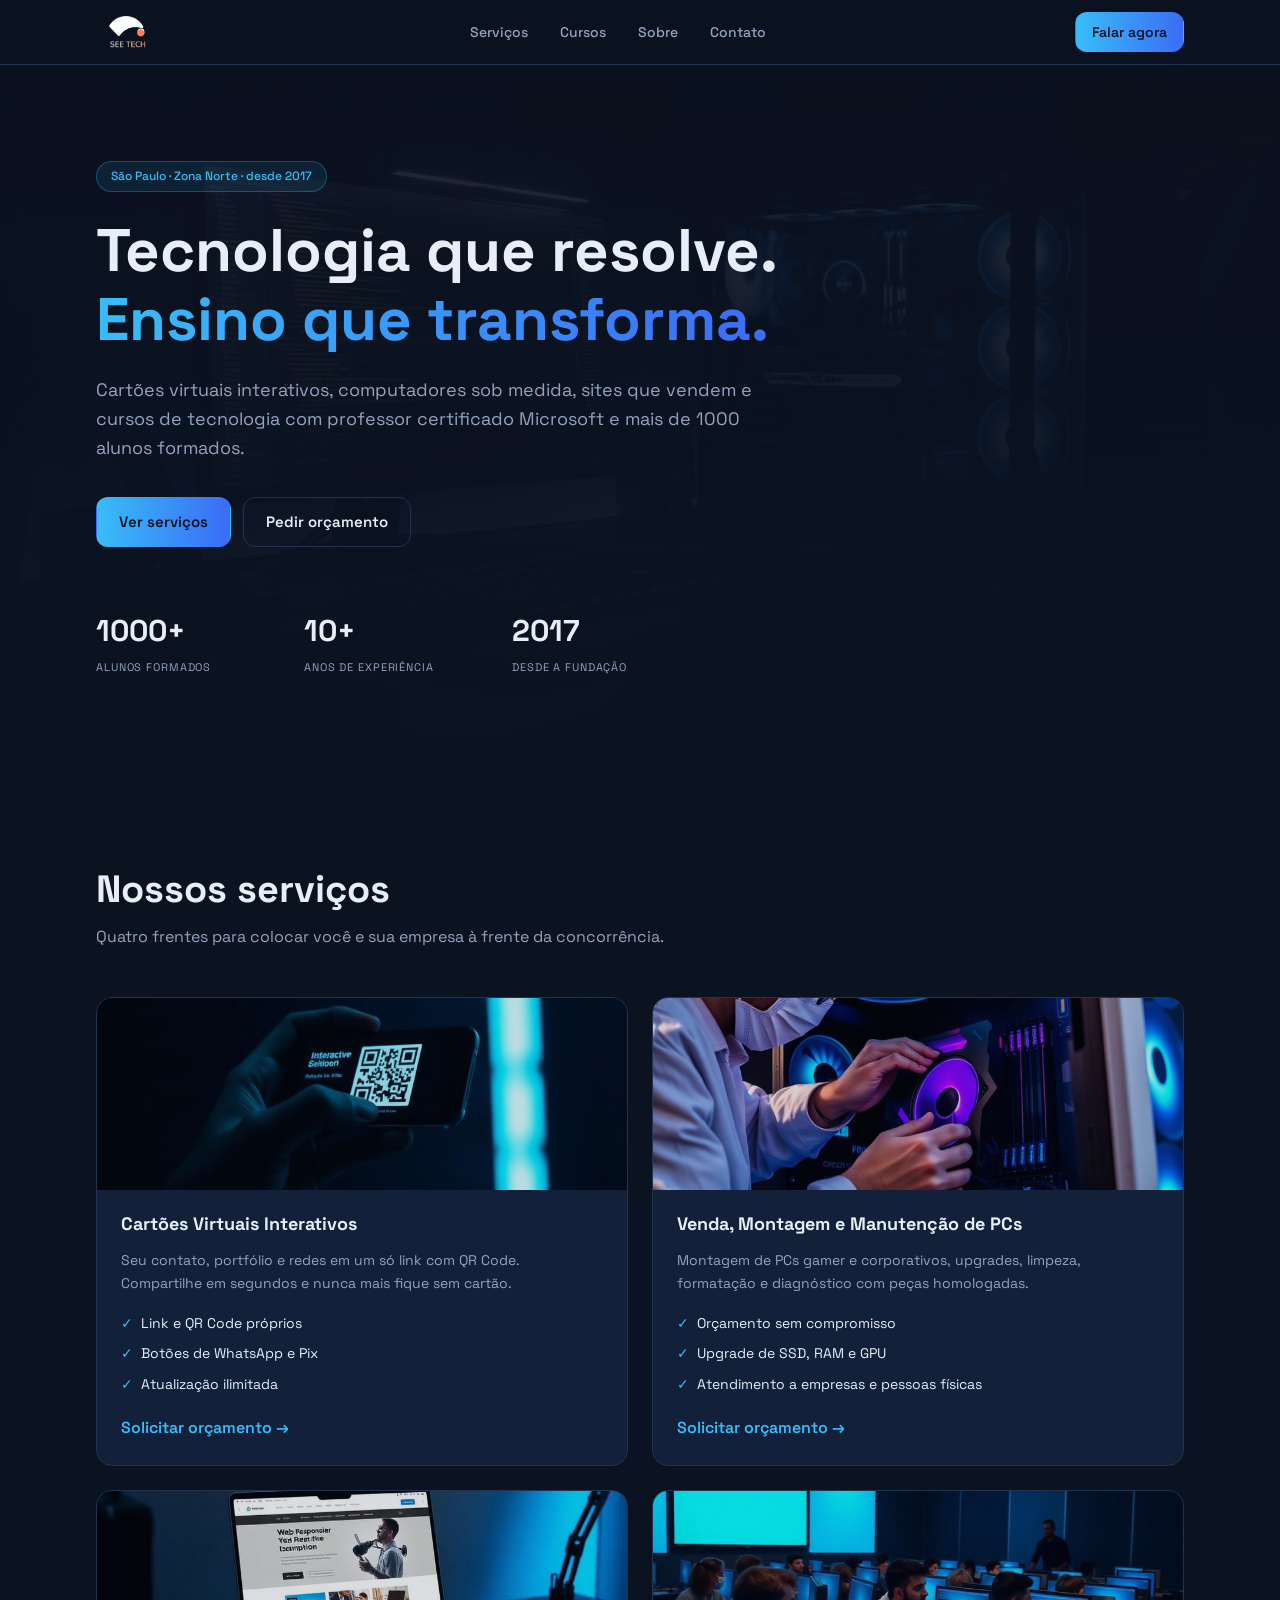
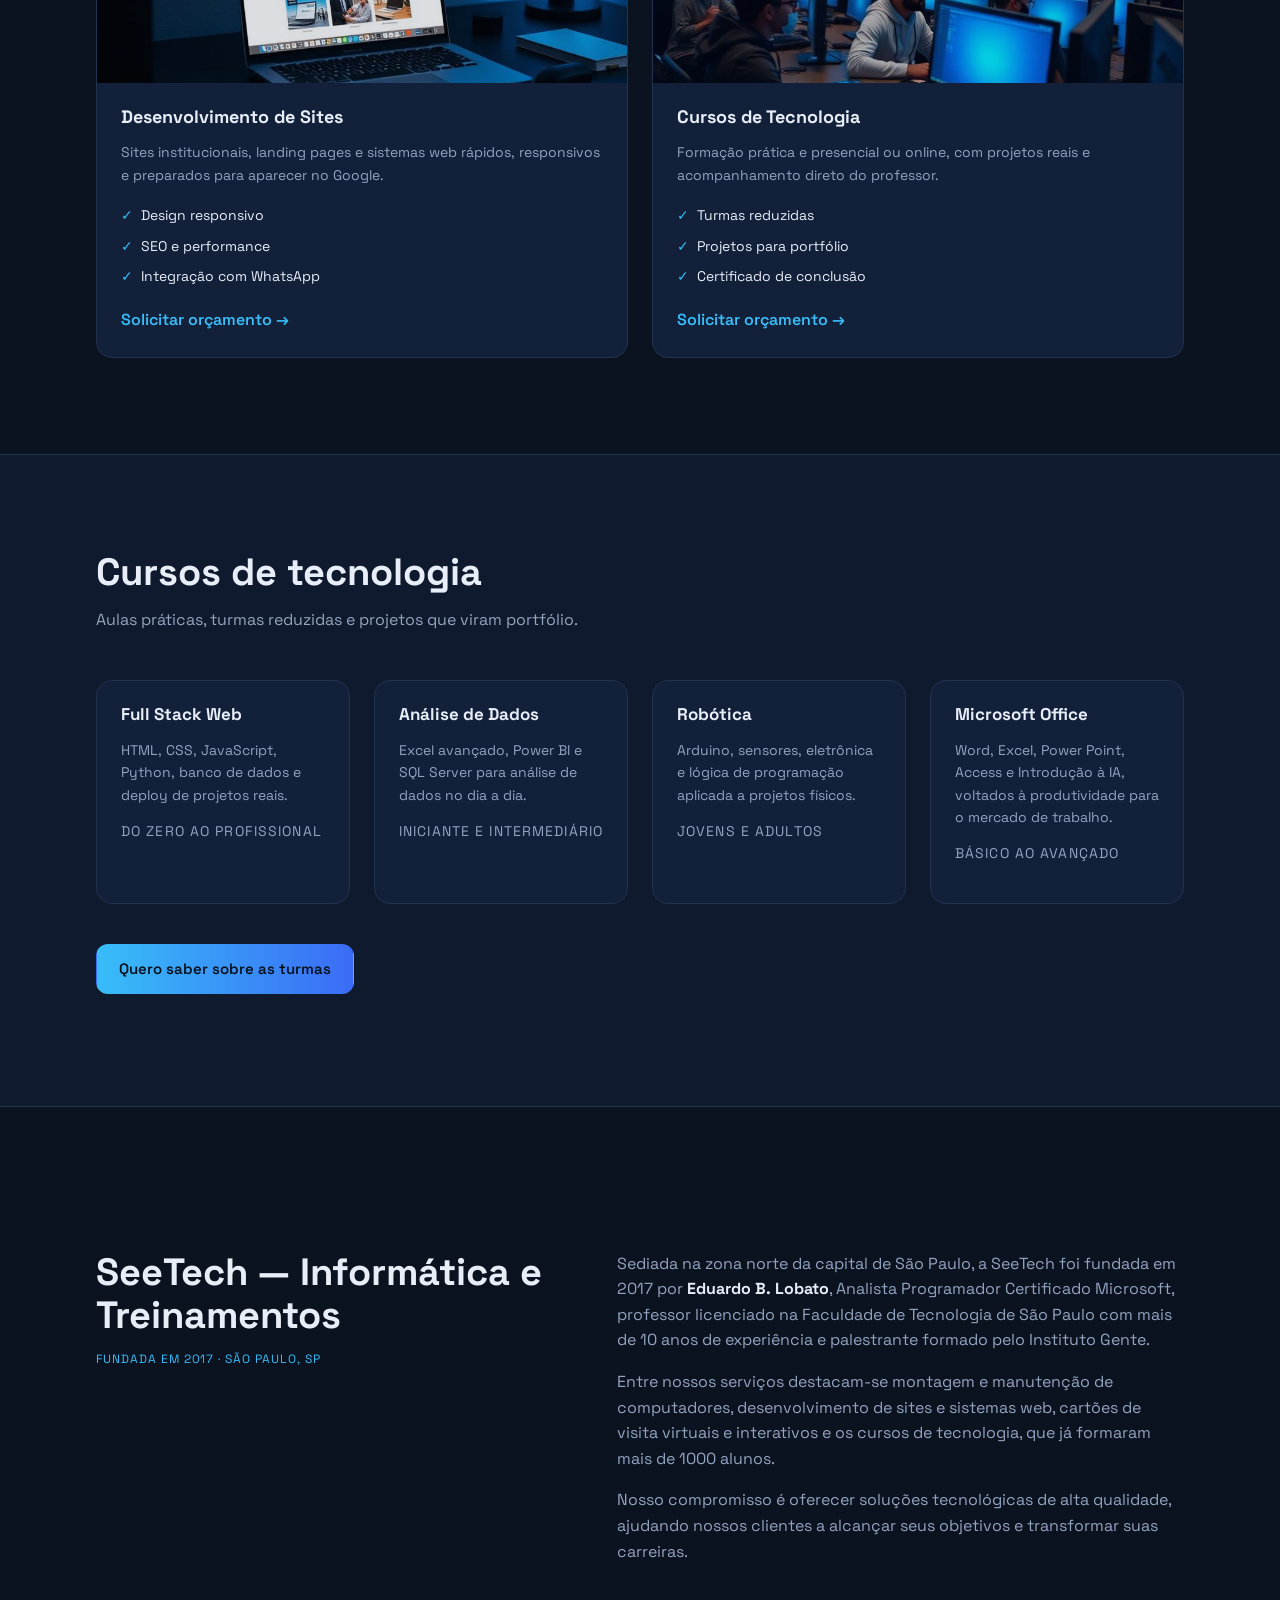
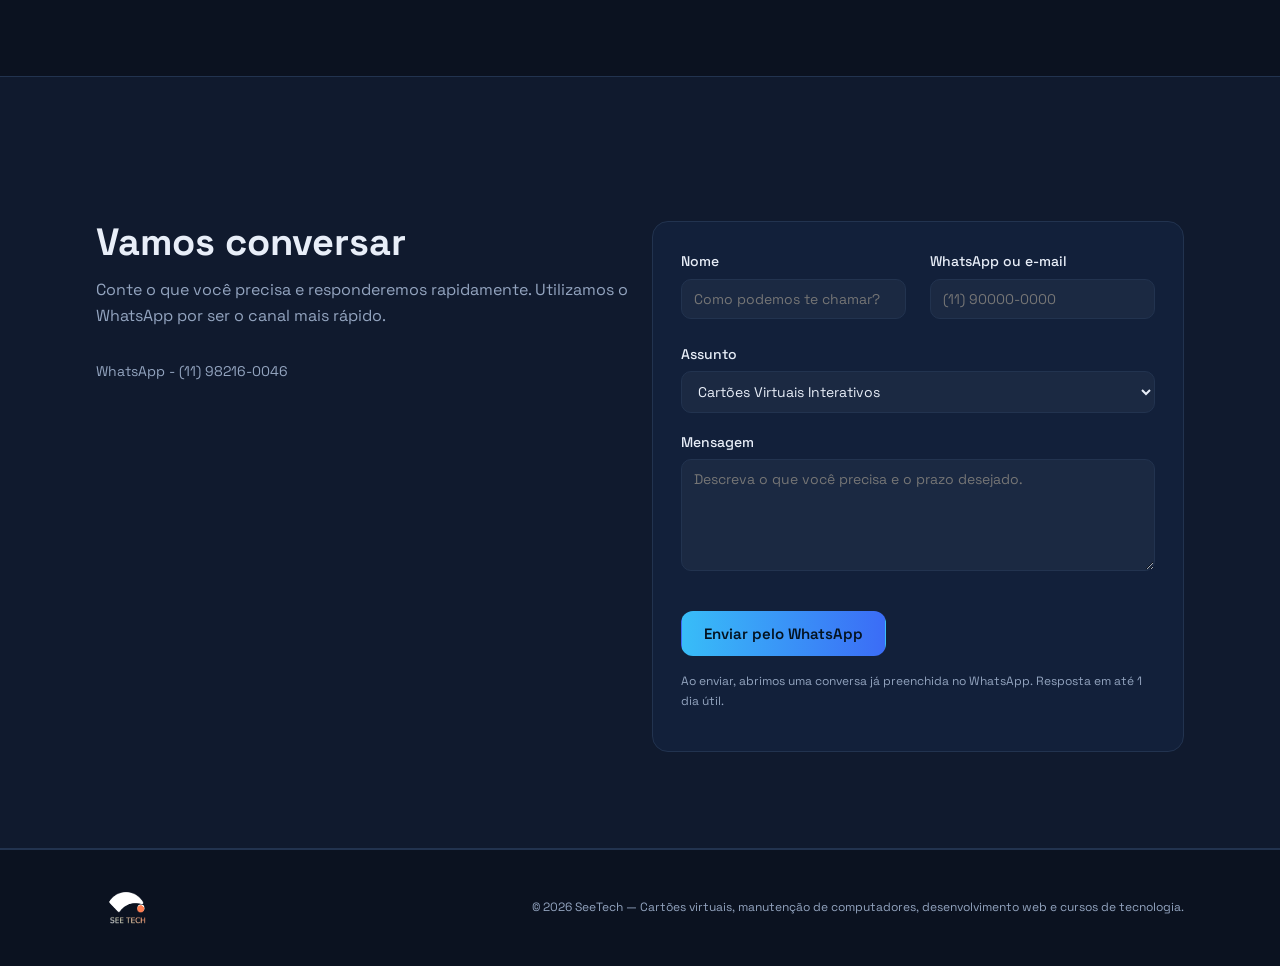
<file: index.html>
<!DOCTYPE html>
<html lang="pt-BR">
<head>
<meta charset="utf-8" />
<meta name="viewport" content="width=device-width, initial-scale=1" />
<title>SeeTech — Cursos de Tecnologia, Sites e Manutenção de PCs</title>
<meta name="description" content="SeeTech: cartões virtuais interativos, montagem e manutenção de computadores, criação de sites e cursos de tecnologia em São Paulo desde 2017." />
<meta property="og:title" content="SeeTech — Informática e Treinamentos" />
<meta property="og:description" content="Cartões virtuais interativos, manutenção de computadores, desenvolvimento web e cursos de tecnologia. Mais de 1000 alunos formados." />
<meta property="og:type" content="website" />
<meta name="twitter:card" content="summary_large_image" />
<link rel="icon" href="/favicon.ico" />
<link rel="canonical" href="./" />
<link rel="preconnect" href="https://fonts.googleapis.com" />
<link rel="preconnect" href="https://fonts.gstatic.com" crossorigin />
<link href="https://fonts.googleapis.com/css2?family=Space+Grotesk:wght@400;500;600;700&display=swap" rel="stylesheet" />
<link rel="stylesheet" href="./styles.css" />
</head>
<body id="top">

<header class="header">
  <div class="container header-inner">
    <a class="brand" href="#top">
      <img class="logo-mark" src="./img/seetech-logo.svg" alt="SeeTech — Informática e Treinamentos" width="140" height="40" />
    </a>

    <nav class="nav-desktop" aria-label="Principal">
      <a href="#servicos">Serviços</a>
      <a href="#cursos">Cursos</a>
      <a href="#sobre">Sobre</a>
      <a href="#contato">Contato</a>
    </nav>

    <a class="btn btn-primary btn-sm nav-cta" id="headerWhats" href="https://wa.me/5511982160046" target="_blank" rel="noopener noreferrer">Falar agora</a>

    <button class="menu-toggle" id="menuToggle" type="button" aria-label="Abrir menu" aria-expanded="false" aria-controls="mobileNav">☰</button>
  </div>
  <div align="center">
  <nav class="hidden md:hidden flex-col space-y-4 px-6 pb-4 bg-white shadow-md transform transition-all duration-300 ease-in-out opacity-0 -translate-y-5" id="mobileNav" hidden aria-label="Menu móvel">
    <a href="#servicos">Serviços</a>&nbsp;&nbsp;&nbsp;
    <a href="#cursos">Cursos</a>&nbsp;&nbsp;&nbsp;
    <a href="#sobre">Sobre</a>&nbsp;&nbsp;&nbsp;
    <a href="#contato">Contato</a>
  </nav></div>
</header>

<main>
  <section class="hero">
    <img class="hero-bg" src="./img/hero.jpg" alt="Setup de computador montado pela SeeTech com iluminação azul" width="1600" height="1104" />
    <div class="hero-veil"></div>
    <div class="container hero-content">
      <span class="pill">São Paulo · Zona Norte · desde 2017</span>
      <h1>Tecnologia que resolve. <span class="grad">Ensino que transforma.</span></h1>
      <p class="lead">Cartões virtuais interativos, computadores sob medida, sites que vendem e cursos de tecnologia com professor certificado Microsoft e mais de 1000 alunos formados.</p>
      <div class="actions">
        <a class="btn btn-primary" href="#servicos">Ver serviços</a>
        <a class="btn btn-outline js-whats" data-msg="Olá, SeeTech! Gostaria de um orçamento." href="https://wa.me/5511982160046" target="_blank" rel="noopener noreferrer">Pedir orçamento</a>
      </div>
      <dl class="stats">
        <div><dd>1000+</dd><dt>alunos formados</dt></div>
        <div><dd>10+</dd><dt>anos de experiência</dt></div>
        <div><dd>2017</dd><dt>desde a fundação</dt></div>
      </dl>
    </div>
  </section>

  <section id="servicos" class="container section">
    <h2>Nossos serviços</h2>
    <p class="sub">Quatro frentes para colocar você e sua empresa à frente da concorrência.</p>

    <div class="grid grid-2">
      <article class="card">
        <img src="./img/servico-cartoes.jpg" alt="Cartão virtual interativo em um smartphone" loading="lazy" width="900" height="700" />
        <div class="card-body">
          <h3>Cartões Virtuais Interativos</h3>
          <p>Seu contato, portfólio e redes em um só link com QR Code. Compartilhe em segundos e nunca mais fique sem cartão.</p>
          <ul>
            <li>Link e QR Code próprios</li>
            <li>Botões de WhatsApp e Pix</li>
            <li>Atualização ilimitada</li>
          </ul>
          <a class="link js-whats" data-msg="Olá, SeeTech! Tenho interesse em: Cartões Virtuais Interativos." href="https://wa.me/5511982160046" target="_blank" rel="noopener noreferrer">Solicitar orçamento →</a>
        </div>
      </article>

      <article class="card">
        <img src="./img/servico-hardware.jpg" alt="Montagem e manutenção de computadores" loading="lazy" width="900" height="700" />
        <div class="card-body">
          <h3>Venda, Montagem e Manutenção de PCs</h3>
          <p>Montagem de PCs gamer e corporativos, upgrades, limpeza, formatação e diagnóstico com peças homologadas.</p>
          <ul>
            <li>Orçamento sem compromisso</li>
            <li>Upgrade de SSD, RAM e GPU</li>
            <li>Atendimento a empresas e pessoas físicas</li>
          </ul>
          <a class="link js-whats" data-msg="Olá, SeeTech! Tenho interesse em: Venda, Montagem e Manutenção de PCs." href="https://wa.me/5511982160046" target="_blank" rel="noopener noreferrer">Solicitar orçamento →</a>
        </div>
      </article>

      <article class="card">
        <img src="./img/servico-web.jpg" alt="Desenvolvimento de sites e sistemas web" loading="lazy" width="900" height="700" />
        <div class="card-body">
          <h3>Desenvolvimento de Sites</h3>
          <p>Sites institucionais, landing pages e sistemas web rápidos, responsivos e preparados para aparecer no Google.</p>
          <ul>
            <li>Design responsivo</li>
            <li>SEO e performance</li>
            <li>Integração com WhatsApp</li>
          </ul>
          <a class="link js-whats" data-msg="Olá, SeeTech! Tenho interesse em: Desenvolvimento de Sites." href="https://wa.me/5511982160046" target="_blank" rel="noopener noreferrer">Solicitar orçamento →</a>
        </div>
      </article>

      <article class="card">
        <img src="./img/servico-cursos.jpg" alt="Sala de aula de cursos de tecnologia" loading="lazy" width="900" height="700" />
        <div class="card-body">
          <h3>Cursos de Tecnologia</h3>
          <p>Formação prática e presencial ou online, com projetos reais e acompanhamento direto do professor.</p>
          <ul>
            <li>Turmas reduzidas</li>
            <li>Projetos para portfólio</li>
            <li>Certificado de conclusão</li>
          </ul>
          <a class="link js-whats" data-msg="Olá, SeeTech! Tenho interesse em: Cursos de Tecnologia." href="https://wa.me/5511982160046" target="_blank" rel="noopener noreferrer">Solicitar orçamento →</a>
        </div>
      </article>
    </div>
  </section>

  <section id="cursos" class="band">
    <div class="container section">
      <h2>Cursos de tecnologia</h2>
      <p class="sub">Aulas práticas, turmas reduzidas e projetos que viram portfólio.</p>

      <div class="grid grid-4">
        <article class="mini">
          <h3>Full Stack Web</h3>
          <p>HTML, CSS, JavaScript, Python, banco de dados e deploy de projetos reais.</p>
          <p class="tag">Do zero ao profissional</p>
        </article>
        <article class="mini">
          <h3>Análise de Dados</h3>
          <p>Excel avançado, Power BI e SQL Server para análise de dados no dia a dia.</p>
          <p class="tag">Iniciante e intermediário</p>
        </article>
        <article class="mini">
          <h3>Robótica</h3>
          <p>Arduino, sensores, eletrônica e lógica de programação aplicada a projetos físicos.</p>
          <p class="tag">Jovens e adultos</p>
        </article>
        <article class="mini">
          <h3>Microsoft Office</h3>
          <p>Word, Excel, Power Point, Access e Introdução à IA, voltados à produtividade para o mercado de trabalho.</p>
          <p class="tag">Básico ao avançado</p>
        </article>
      </div>

      <p class="mt">
        <a class="btn btn-primary js-whats" data-msg="Olá, SeeTech! Quero informações sobre os cursos e turmas." href="https://wa.me/5511982160046" target="_blank" rel="noopener noreferrer">Quero saber sobre as turmas</a>
      </p>
    </div>
  </section>

  <section id="sobre" class="container section">
    <div class="grid about">
      <div>
        <h2>SeeTech — Informática e Treinamentos</h2>
        <p class="tag">Fundada em 2017 · São Paulo, SP</p>
      </div>
      <div class="prose">
        <p>Sediada na zona norte da capital de São Paulo, a SeeTech foi fundada em 2017 por <strong>Eduardo B. Lobato</strong>, Analista Programador Certificado Microsoft, professor licenciado na Faculdade de Tecnologia de São Paulo com mais de 10 anos de experiência e palestrante formado pelo Instituto Gente.</p>
        <p>Entre nossos serviços destacam-se montagem e manutenção de computadores, desenvolvimento de sites e sistemas web, cartões de visita virtuais e interativos e os cursos de tecnologia, que já formaram mais de 1000 alunos.</p>
        <p>Nosso compromisso é oferecer soluções tecnológicas de alta qualidade, ajudando nossos clientes a alcançar seus objetivos e transformar suas carreiras.</p>
      </div>
    </div>
  </section>

  <section id="contato" class="band">
    <div class="container section grid grid-2">
      <div>
        <h2>Vamos conversar</h2>
        <p class="sub">Conte o que você precisa e responderemos rapidamente. Utilizamos o WhatsApp por ser o canal mais rápido.</p>
        <ul class="contact-list">
          <li><a class="js-whats" data-msg="Olá, SeeTech!" href="https://wa.me/5511982160046" target="_blank" rel="noopener noreferrer">WhatsApp - (11) 98216-0046</span></a></li>
          <li id="cityLine"></li>
        </ul>
      </div>

      <div class="panel">
        <form action="https://formsubmit.co/seetech.atendimento@gmail.com" method="POST" onsubmit="enviarWhatsApp(event)">
          <div class="grid grid-2 gap">
            <p class="field">
              <label for="nome">Nome</label>
              <input id="nome" name="nome" type="text" maxlength="100" placeholder="Como podemos te chamar?" required />
              <span class="err" data-err="nome"></span>
            </p>
            <p class="field">
              <label for="contato">WhatsApp ou e-mail</label>
              <input id="contato" name="contato" type="text" maxlength="120" placeholder="(11) 90000-0000" required />
              <span class="err" data-err="contato"></span>
            </p>
          </div>
          <p class="field">
            <label for="assunto">Assunto</label>
            <select id="assunto" name="assunto" required>
              <option>Cartões Virtuais Interativos</option>
              <option>Venda, montagem e manutenção de computadores</option>
              <option>Desenvolvimento de sites e sistemas</option>
              <option>Cursos de tecnologia</option>
            </select>
          </p>
          <p class="field">
            <label for="mensagem">Mensagem</label>
            <textarea id="mensagem" name="mensagem" rows="5" maxlength="1000" placeholder="Descreva o que você precisa e o prazo desejado." required></textarea>
            <span class="err" data-err="mensagem"></span>
          </p>
          <div class="actions">
            <button class="btn btn-primary" type="submit">Enviar pelo WhatsApp</button>
          </div>
          <p class="note">Ao enviar, abrimos uma conversa já preenchida no WhatsApp. Resposta em até 1 dia útil.</p>
        </form>
      </div>
    </div>
  </section>
</main>

<footer class="footer">
  <div class="container footer-inner">
    <img class="logo-mark" src="./img/seetech-logo.svg" alt="SeeTech" width="120" height="34" loading="lazy" />
    <p>© <span id="year"></span> SeeTech — Cartões virtuais, manutenção de computadores, desenvolvimento web e cursos de tecnologia.</p>
  </div>
</footer>

<script src="./script.js" defer></script>
<script>
function enviarWhatsApp(event) {
    event.preventDefault();

    // Capturar valores
    const nome = document.querySelector('input[name="nome"]').value;
    const contato = document.querySelector('input[name="contato"]').value;
    const assunto = document.querySelector('select[name="assunto"]').value;
    const mensagem = document.querySelector('textarea[name="mensagem"]').value;

    // Validação extra (garantia)
    if (!assunto || !nome || !contato || !mensagem) {
        alert("Por favor, preencha todos os campos.");
        return;
    }

    // Montar mensagem
    const texto = 
`   *Novo contato pelo site SeeTech*%0A%0A
    *Assunto:* ${assunto}%0A
    *Nome:* ${nome}%0A
    *contato:* ${contato}%0A
    *Mensagem:* ${mensagem}`;

    // Número WhatsApp (sem espaços, traços ou parênteses)
    const telefone = "5511982160046";

    // URL WhatsApp
    const url = `https://wa.me/${telefone}?text=${texto}`;

    // Abrir WhatsApp
    window.open(url, '_blank');

    // Feedback ao usuário
    alert("Mensagem enviada com sucesso, abrindo WhatsApp...");

    // Opcional: limpar formulário
    document.querySelector("form").reset();
}
</script>

<script>
  const menuToggle = document.getElementById("menuToggle");
  const mobileNav = document.getElementById("mobileNav");

  menuToggle.addEventListener("click", () => {
    mobileNav.toggleAttribute("hidden");

    menuToggle.setAttribute(
        "aria-expanded",
        !mobileNav.hasAttribute("hidden")
    );
});
</script>
</body>
</html>
</file>
<file: styles.css>
:root{
  --bg:#0b1220;
  --surface:#101a2e;
  --card:#12203a;
  --border:#22334f;
  --fg:#e8eef8;
  --muted:#93a4bf;
  --primary:#38bdf8;
  --primary-2:#3b6cf6;
  --danger:#f87171;
  --radius:16px;
}
*{box-sizing:border-box}
html{scroll-behavior:smooth}
body{
  margin:0;background:var(--bg);color:var(--fg);
  font-family:"Space Grotesk",system-ui,-apple-system,Segoe UI,sans-serif;
  line-height:1.6;
}
img{max-width:100%;display:block}
a{color:inherit;text-decoration:none}
h1,h2,h3{line-height:1.15;margin:0}
.container{max-width:1120px;margin:0 auto;padding:0 16px}
.section{padding:96px 16px}
.sub{color:var(--muted);max-width:640px;margin-top:12px}
.grad{background:linear-gradient(90deg,var(--primary),var(--primary-2));-webkit-background-clip:text;background-clip:text;color:transparent}
.logo-mark{filter:invert(1) brightness(1.6);height:36px;width:auto}

/* Header */
.header{position:sticky;top:0;z-index:50;background:rgba(11,18,32,.85);backdrop-filter:blur(14px);border-bottom:1px solid var(--border)}
.header-inner{display:flex;align-items:center;justify-content:space-between;height:64px}
.nav-desktop{display:none;gap:32px}
.nav-desktop a{color:var(--muted);font-weight:500;font-size:14px}
.nav-desktop a:hover{color:var(--primary)}
.nav-cta{display:none}
.menu-toggle{background:none;border:0;color:var(--fg);font-size:22px;cursor:pointer}
.nav-mobile{display:flex;flex-direction:column;gap:4px;padding:12px 16px;border-top:1px solid var(--border);background:var(--bg)}
.nav-mobile a{padding:8px;border-radius:8px;color:var(--muted);font-size:14px}
.nav-mobile a:hover{background:var(--surface);color:var(--fg)}
@media(min-width:768px){
  .nav-desktop{display:flex}
  .nav-cta{display:inline-flex}
  .menu-toggle{display:none}
  .nav-mobile{display:none!important}
}

/* Buttons */
.btn{display:inline-flex;align-items:center;justify-content:center;gap:8px;padding:12px 22px;border-radius:12px;font-weight:600;font-size:15px;cursor:pointer;border:1px solid transparent;font-family:inherit}
.btn-sm{padding:8px 16px;font-size:14px}
.btn-primary{background:linear-gradient(90deg,var(--primary),var(--primary-2));color:#04121f}
.btn-primary:hover{filter:brightness(1.08)}
.btn-outline{border-color:var(--border);color:var(--fg);background:transparent}
.btn-outline:hover{border-color:var(--primary);color:var(--primary)}
.link{color:var(--primary);font-weight:600;display:inline-block;margin-top:20px}

/* Hero */
.hero{position:relative;overflow:hidden}
.hero-bg{position:absolute;inset:0;width:100%;height:100%;object-fit:cover;opacity:.35}
.hero-veil{position:absolute;inset:0;background:linear-gradient(to bottom,rgba(11,18,32,.7),rgba(11,18,32,.88),var(--bg))}
.hero-content{position:relative;padding:96px 16px}
.pill{display:inline-block;border:1px solid rgba(56,189,248,.3);background:rgba(56,189,248,.1);color:var(--primary);border-radius:999px;padding:5px 14px;font-size:12px;font-weight:500}
.hero h1{margin-top:24px;font-size:clamp(34px,6vw,60px);font-weight:700;max-width:820px}
.lead{margin-top:22px;max-width:660px;color:var(--muted);font-size:18px}
.actions{display:flex;flex-wrap:wrap;gap:12px;margin-top:34px}
.stats{display:grid;grid-template-columns:repeat(3,1fr);gap:24px;max-width:600px;margin:60px 0 0}
.stats dd{margin:0;font-size:30px;font-weight:700}
.stats dt{margin-top:4px;font-size:11px;letter-spacing:.08em;text-transform:uppercase;color:var(--muted)}

/* Grids & cards */
h2{font-size:clamp(26px,3.4vw,38px);font-weight:700}
.grid{display:grid;gap:24px;margin-top:48px}
.grid-2{grid-template-columns:1fr}
.grid-4{grid-template-columns:1fr}
.gap{margin-top:0}
@media(min-width:640px){.grid-4{grid-template-columns:repeat(2,1fr)}}
@media(min-width:768px){.grid-2{grid-template-columns:repeat(2,1fr)}}
@media(min-width:1024px){.grid-4{grid-template-columns:repeat(4,1fr)}}
.band{background:var(--surface);border-top:1px solid var(--border);border-bottom:1px solid var(--border)}
.card{border:1px solid var(--border);background:var(--card);border-radius:var(--radius);overflow:hidden;transition:transform .2s,border-color .2s}
.card:hover{transform:translateY(-4px);border-color:rgba(56,189,248,.5)}
.card img{height:192px;width:100%;object-fit:cover;opacity:.85}
.card-body{padding:24px}
.card-body h3{font-size:18px}
.card-body p{color:var(--muted);font-size:14px}
.card-body ul{list-style:none;padding:0;margin:18px 0 0;display:grid;gap:8px}
.card-body li{font-size:14px;padding-left:20px;position:relative}
.card-body li::before{content:"✓";position:absolute;left:0;color:var(--primary)}
.mini{border:1px solid var(--border);background:var(--card);border-radius:var(--radius);padding:24px}
.mini h3{font-size:17px}
.mini p{color:var(--muted);font-size:14px}
.tag{color:var(--primary);font-size:12px;text-transform:uppercase;letter-spacing:.08em}
.mt{margin-top:40px}
.about{grid-template-columns:1fr}
@media(min-width:1024px){.about{grid-template-columns:1fr 1.2fr;gap:48px}}
.prose p{color:var(--muted);margin:0 0 16px}
.prose strong{color:var(--fg)}

/* Contact */
.contact-list{list-style:none;padding:0;margin:32px 0 0;display:grid;gap:14px;font-size:14px;color:var(--muted)}
.contact-list a:hover{color:var(--primary)}
.panel{border:1px solid var(--border);background:var(--card);border-radius:var(--radius);padding:28px}
.field{display:flex;flex-direction:column;gap:6px;margin:0 0 18px}
label{font-size:14px;font-weight:500}
input,select,textarea{
  font-family:inherit;font-size:14px;color:var(--fg);
  background:rgba(255,255,255,.04);border:1px solid var(--border);
  border-radius:10px;padding:10px 12px;outline:none;width:100%;
}
input:focus,select:focus,textarea:focus{border-color:var(--primary);box-shadow:0 0 0 3px rgba(56,189,248,.15)}
.err{color:var(--danger);font-size:12px}
.note{color:var(--muted);font-size:12px;margin-top:16px}

/* Footer */
.footer{border-top:1px solid var(--border)}
.footer-inner{display:flex;flex-direction:column;align-items:center;gap:16px;padding:40px 16px}
.footer p{color:var(--muted);font-size:12px;text-align:center;margin:0}
@media(min-width:640px){.footer-inner{flex-direction:row;justify-content:space-between}}
</file>
